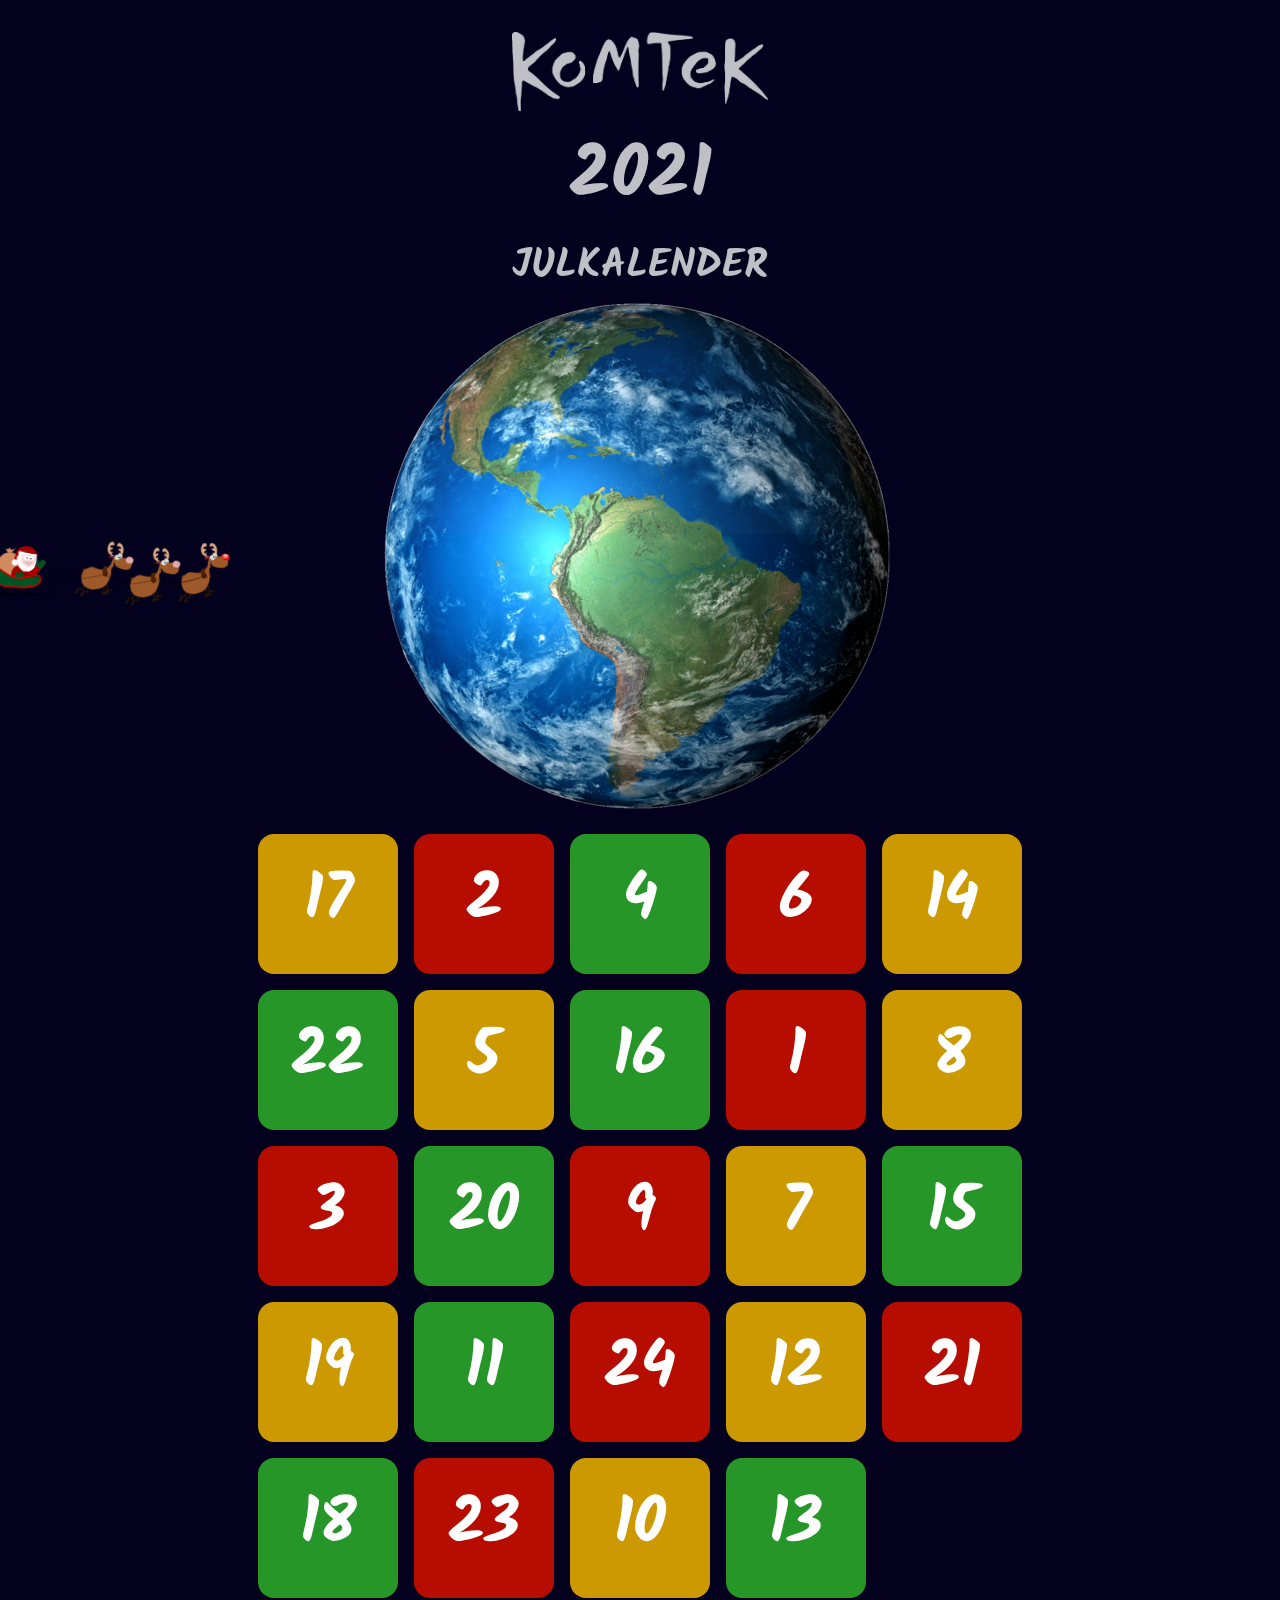
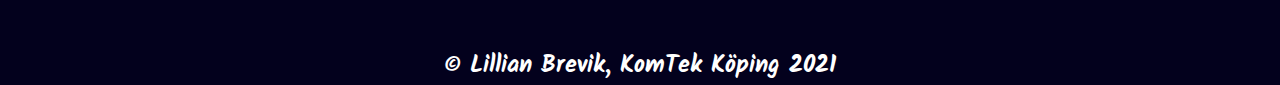
<file: index.html>
<!-- https://lillians555.github.io/Christmas1/ -->

<!DOCTYPE html>
<html lang="en">

  <head>
    <meta charset="UTF-8">
    <meta http-equiv="X-UA-Compatible" content="IE=edge">
    <meta name="viewport" content="width=device-width, initial-scale=1.0">
    <title>Reindeer</title>
    <link rel="preconnect" href="https://fonts.gstatic.com">
    <link href="https://fonts.googleapis.com/css2?family=Kalam:wght@700&display=swap" rel="stylesheet">

    <link rel="stylesheet" href="style.css">
    <!-- Global site tag (gtag.js) - Google Analytics -->
<script async src="https://www.googletagmanager.com/gtag/js?id=G-BNELSYL83M"></script>
<script>
  window.dataLayer = window.dataLayer || [];
  function gtag(){dataLayer.push(arguments);}
  gtag('js', new Date());

  gtag('config', 'G-BNELSYL83M');
</script>

    
  </head>

  <body>
    
    <div class="header">
      <a href = "https://komtek.se/" target="blank"><img id="logga" src="images/komtek_logga_vit.png" alt="KomTeks" /></a>
      <h1 class="year">2021</h1>
      <h2>JULKALENDER</h2>
      <p id="tree">🎄</p>
    </div>
   
    
    <div class="earth_container">
     
      <svg id="earth_full" version="1.1"  xmlns:xlink="http://www.w3.org/2000/svg"
        xmlns:xlink="http://www.w3.org/1999/xlink" version="1.1">
        <path id="track_1" d="M -100,300 C 2500,800 2500,300 2800,300" fill="none" >
        </path>
       
        <path id="track_2" d="M 2500,200 C 700,0 470,0 -300,200" fill="none" >
        </path>

        <image id="imgR" href="images/reindeer.svg" transform="scale(0.3) translate(-900 -370)">
          <animateMotion id="one" xlink:href="#imgR" begin="0; one.end+5.5s" dur="6s" rotate="auto">
            <mpath x-link: href="#track_1"></mpath>
          </animateMotion>
        </image>
        <image id="imgL" href="images/reindeer_two.svg" transform="scale(-0.3) ">
          <animateMotion id="two" xlink:href="#imgL" begin="one.begin + 5.5s" dur="6s" rotate="auto">
            <mpath x-link: href="#track_2"></mpath>
          </animateMotion>
        </image>
      </svg>
      
      <img src="images/earth-half.png" id="earth_half" alt="">
    </div>


    <div class="grid_container">

      <div class="lucka_17 lucka">
        <a id="nr17" href="#">
          <h3>17</h3>
        </a>
      </div>
     
      <div class="lucka_2 lucka">
        <a  id="nr2" href="#" >
        <h3>2</h3>
      </a>
          
      </div>

      <div class="lucka_4 lucka">
        <a id="nr4" href="#">
          <h3>4</h3>
        </a>
      </div>

      <div class="lucka_6 lucka">
        <a id="nr6" href="#">
          <h3>6</h3>
        </a>
      </div>

      <div class="lucka_14 lucka">
        <a id="nr14" href="#">
          <h3>14</h3>
        </a>
      </div>

      <div class="lucka_22 lucka">
        <a id="nr22" href="#">
          <h3>22</h3>
        </a>
      </div>

      <div class="lucka_5 lucka">
        <a id="nr5" href="#">
          <h3>5</h3>
        </a>
      </div>

      <div class="lucka_16 lucka">
        <a id="nr16" href="#">
          <h3>16</h3>
        </a>
      </div>

      <div class="lucka_1 lucka">
        <a id="nr1" href="#">
          <h3>1</h3>
        </a>
      </div>

      <div class="lucka_8 lucka">
        <a id="nr8" href="#">
          <h3>8</h3>
        </a>
      </div>

      <div class="lucka_3 lucka">
        <a id="nr3" href="#">
          <h3>3</h3>
        </a>
      </div>

      <div class="lucka_20 lucka">
        <a id="nr20" href="#">
          <h3>20</h3>
        </a>
      </div>

      <div class="lucka_9 lucka">
        <a id="nr9" href="#">
          <h3>9</h3>
        </a>
      </div>

      <div class="lucka_7 lucka">
        <a id="nr7" href="#">
          <h3>7</h3>
        </a>
      </div>

      <div class="lucka_15 lucka">
        <a id="nr15" href="#">
          <h3>15</h3>
        </a>
      </div>

      <div class="lucka_19 lucka">
        <a id="nr19" href="#">
          <h3>19</h3>
        </a>
      </div>

      <div class="lucka_11 lucka">
        <a id="nr11" href="#">
          <h3>11</h3>
        </a>
      </div>

      <div class="lucka_24 lucka">
        <a id="nr24" href="#">
          <h3>24</h3>
        </a>
      </div>

      <div class="lucka_12 lucka">
        <a id="nr12" href="#" >
          <h3>12</h3>
        </a>
      </div>

      <div class="lucka_21 lucka">
        <a id="nr21" href="#">
          <h3>21</h3>
        </a>
      </div>

      <div class="lucka_18 lucka">
        <a id="nr18" href="#">
          <h3>18</h3>
        </a>
      </div>

      <div class="lucka_23 lucka">
        <a id="nr23" href="#">
          <h3>23</h3>
        </a>
      </div>

      <div class="lucka_10 lucka">
        <a id="nr10" href="#">
          <h3>10</h3>
        </a>
      </div>

      <div class="lucka_13 lucka">
        <a id="nr13" href="#" >
          <h3>13</h3>
        </a>
      </div>
    </div>
  

    <footer>
      <h4> &copy Lillian Brevik, KomTek Köping 2021</h4>
    </footer>
    </div>
    <script src="script.js"></script>
  </body>

</html>
</file>
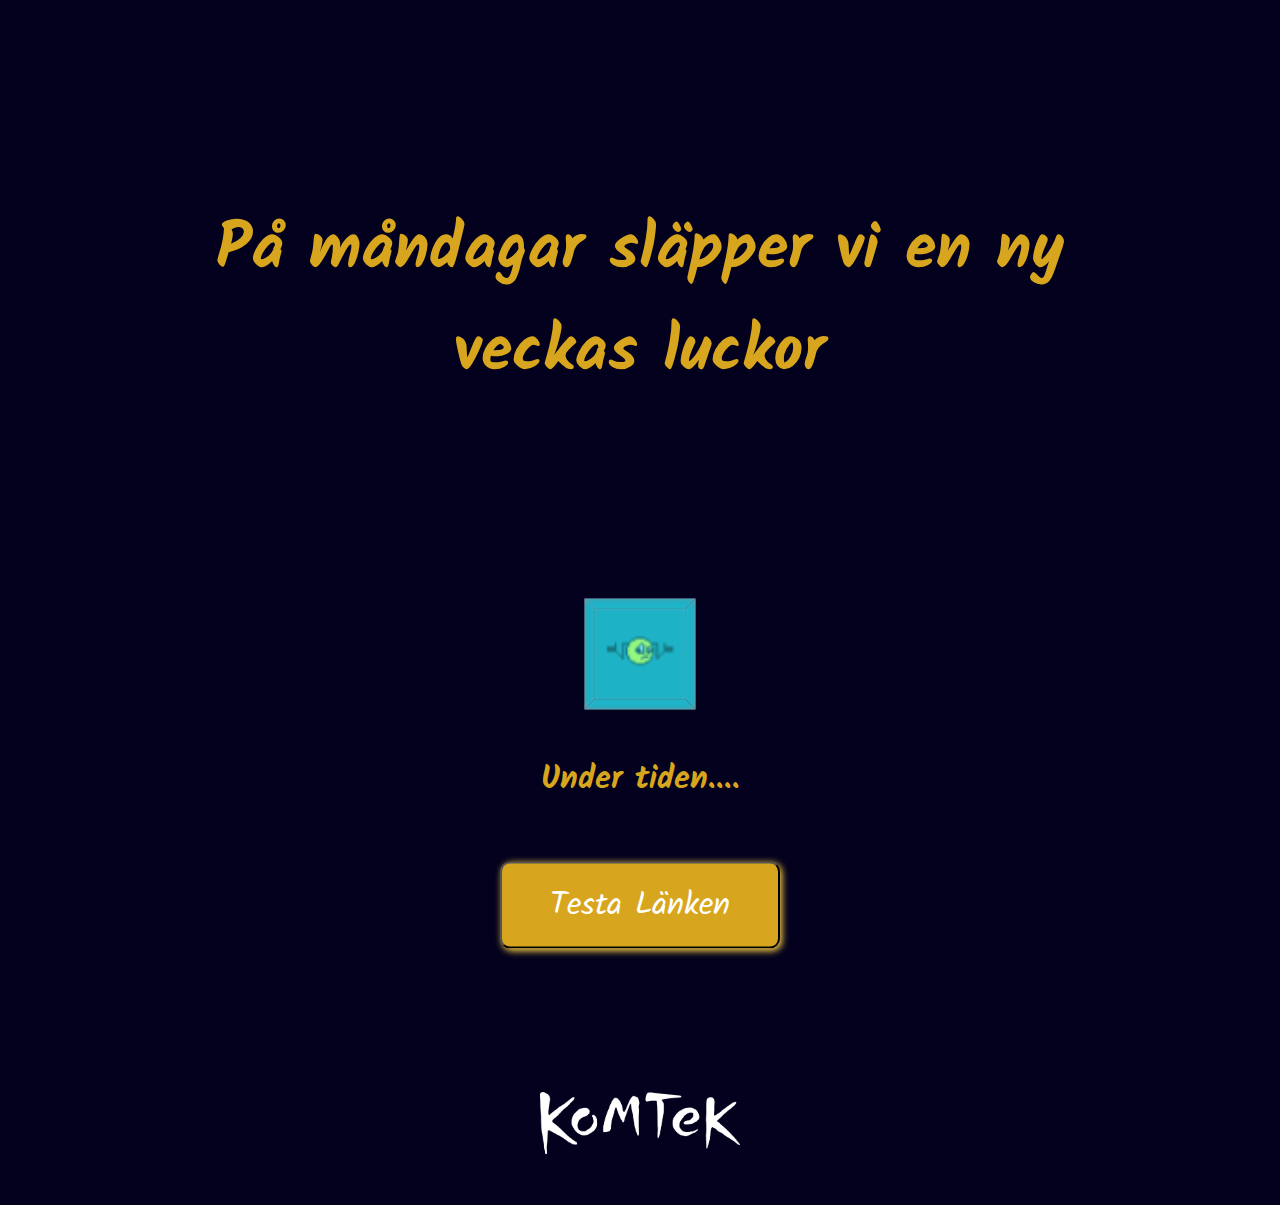
<file: senare.html>
<!DOCTYPE html>
<html lang="en">
<head>
  <meta charset="UTF-8">
  <meta http-equiv="X-UA-Compatible" content="IE=edge">
  <meta name="viewport" content="width=device-width, initial-scale=1.0">
  <title>Timing</title>
  <link rel="preconnect" href="https://fonts.gstatic.com">
    <link href="https://fonts.googleapis.com/css2?family=Kalam:wght@700&display=swap" rel="stylesheet">

    <link rel="stylesheet" href="style.css">
</head>
<body>
  
<div class="senaste-container">
  <h2 class="h2">På måndagar släpper vi en ny veckas luckor</h2>
  <p id="mrs">🤶</p>
</div>
<div class="cube-container">
<div class="wrap">
  <div class="cube rotate-y">
          <span class="face front"></span>
          <!-- <span class="smiley"><img src="https://res.cloudinary.com/cloutdfoto/image/upload/v1589619551/vad_uyzpww.gif" alt="" width="70px" /> </span> -->
          <span class="smiley"><img src="images/vad.gif" alt="" width="70px" /> </span>
          <span class="face back"></span>
          <span class="face top"></span>
          <span class="face bottom"></span>
          <span class="face left"></span>
          <span class="face right"></span>
        </div>
  </div>
  <h4>Under tiden....</h4>
</div>

<div class="button">

<button id="sista"><a href="http://www.engewiken.se/stop.html">Testa Länken</a></button>
</div>
<div class="footer">
 <a href="https://komtek.se/"><img class="footer-logga id="logga" src="images/komtek_logga_vit.png" alt="KomTeks"/></a>
</div>
</body>
</html>
</file>
<file: style.css>
html {
  margin: 0;
  padding: 0;
}
body {
  margin: 0;
  padding: 0;
  width: 100vw;
  box-sizing: border-box;
  background: #03011d;
}
h1,
h2,
h3,
h4,
a {
  margin: 0;
  font-family: "Kalam", cursive;
  color: white;
}

.header {
  position: relative;
  width: 100%;
  display: flex;
  flex-direction: column;
  align-items: center;
  opacity: 75%;
}
#logga {
  width: 16em;
  object-fit: contain;
  margin-top: 2em;
}
.year {
  margin: 0;
  font-size: 4.5em;
}
h2 {
  font-size: 2.5em;
}
#tree {
  position: absolute;
  top: 90px;
  left: 55%;
  font-size: 6rem;
  margin: 0;
  opacity: 0;
}
.senaste-container {
  position: relative;
}
#mrs {
  position: absolute;
  top: 90px;
  left: 15%;
  font-size: 6rem;
  margin: 0;
  opacity: 0;
}
#tree:hover,
#mrs:hover {
  opacity: 1;
}
.earth_container {
  width: 100%;
  position: relative;
  margin: 0;
}

svg {
  height: 512px;
  width: 100vw;
  margin-bottom: 20px;
}
#earth_full {
  background-image: url("images/earth.png");
  background-repeat: no-repeat;
  background-position: 50% 0;
}
#earth_half {
  position: absolute;
  left: 50%;
  transform: translateX(-50%);
  top: 0;
  margin: 0;
  overflow: hidden;
  object-fit: cover;
}

h3 {
  font-size: 4rem;
  padding-top: 0.25em;
}
h3:hover {
  cursor: pointer;
  color: #901a1a;
  transform: scale(1.3);
  transition: transform 400ms ease-in;
}
a {
  text-decoration: none;
}

.grid_container {
  width: 80%;
  margin-left: auto;
  margin-right: auto;
  display: grid;
  grid-template-columns: repeat(auto-fill, 100px);
  grid-template-rows: auto;
  grid-gap: 1rem;
  justify-content: center;
  text-align: center;
}

.lucka {
  height: 100px;
  text-align: center;

  border-radius: 1em;
}
@media (min-width: 778px) {
  .grid_container {
    width: 70%;
    grid-template-columns: repeat(auto-fill, 140px);
  }
  .lucka {
    height: 140px;
  }
}

@media (min-width: 1080px) {
  .grid_container {
    width: 60%;
    grid-template-columns: repeat(auto-fill, 140px);
  }
}

@media (min-width: 1500px) {
  .grid_container {
    width: 50%;
  }
}

@media (min-width: 1800px) {
  .grid_container {
    width: 40%;
    grid-template-columns: repeat(auto-fill, 140px);
  }
}

.lucka:nth-child(9n + 1) {
  background: #cc9901;
}
.lucka:nth-child(9n + 2) {
  background: rgba(183, 13, 0);
}
.lucka:nth-child(9n + 3) {
  background: #259627;
}
.lucka:nth-child(9n + 4) {
  background: rgba(183, 13, 0);
}
.lucka:nth-child(9n + 5) {
  background: #cc9901;
}
.lucka:nth-child(9n + 6) {
  background: #259627;
}
.lucka:nth-child(9n + 7) {
  background: #cc9901;
}
.lucka:nth-child(9n + 8) {
  background: #259627;
}
.lucka:nth-child(9n + 9) {
  background: rgba(183, 13, 0);
}

footer {
  text-align: center;
}
footer h4 {
  margin-top: 3rem;
  font-size: 1.5em;
  color: white;
}

/* Senaresidan */
.h2 {
  margin: 200px;
  text-align: center;
  font-size: 4em;
  color: rgb(216, 166, 30);
}
.wrap {
  perspective: 500px;
  perspective-origin: 50% 50%;
}

.cube {
  position: relative;
  margin: 50px auto;
  width: 100px;
  height: 100px;
  transform-style: preserve-3d;
}
.face {
  display: block;
  position: absolute;
  top: 0;
  left: 0;
  width: 100px;
  height: 100px;
  color: #666;
  font-size: 18px;
  text-align: center;
  line-height: 100px;
  box-shadow: inset 0 0 4px rgba(294, 94, 100, 0.5);
  background-color: rgba(40, 237, 255, 0.5);
}
.front {
  transform: translateZ(50px);
}
.smiley {
  display: block;
  position: absolute;
  bottom: 35px;
  left: 15px;
}
.back {
  transform: translateZ(-50px) rotateY(-180deg);
}
.left {
  transform: translateX(-50px) rotateY(-90deg);
}

.right {
  transform: translateX(50px) rotateY(90deg);
}
.top {
  transform: translateY(-50px) rotateX(90deg);
}

.bottom {
  transform: translateY(50px) rotateX(-90deg);
}

.rotate-y {
  animation: spinY 10s infinite linear;
}

@keyframes spinY {
  from {
    transform: rotateY(0);
  }
  to {
    transform: rotateY(360deg);
  }
}
.button {
  position: relative;
  width: 100%;
  height: 200px;
  align-items: center;
}
h4 {
  color: rgb(216, 166, 30);
  text-align: center;
  font-size: 2em;
}
#sista {
  position: absolute;
  top: 50%;
  left: 50%;
  -ms-transform: translate(-50%, -50%);
  transform: translate(-50%, -50%);
  background: rgb(216, 166, 30);
  padding: 0.5em 1.5em;
  font-size: 2em;
  border-radius: 10px;
  box-shadow: rgb(251, 209, 69) 2px 2px 7px;
}
.footer {
  position: relative;
  width: 100%;
  height: 200px;
  align-items: center;
}
.footer-logga {
  position: absolute;
  width: 200px;
  bottom: 20px;
  left: 50%;
  transform: translate(-50%, -50%);
}
</file>
